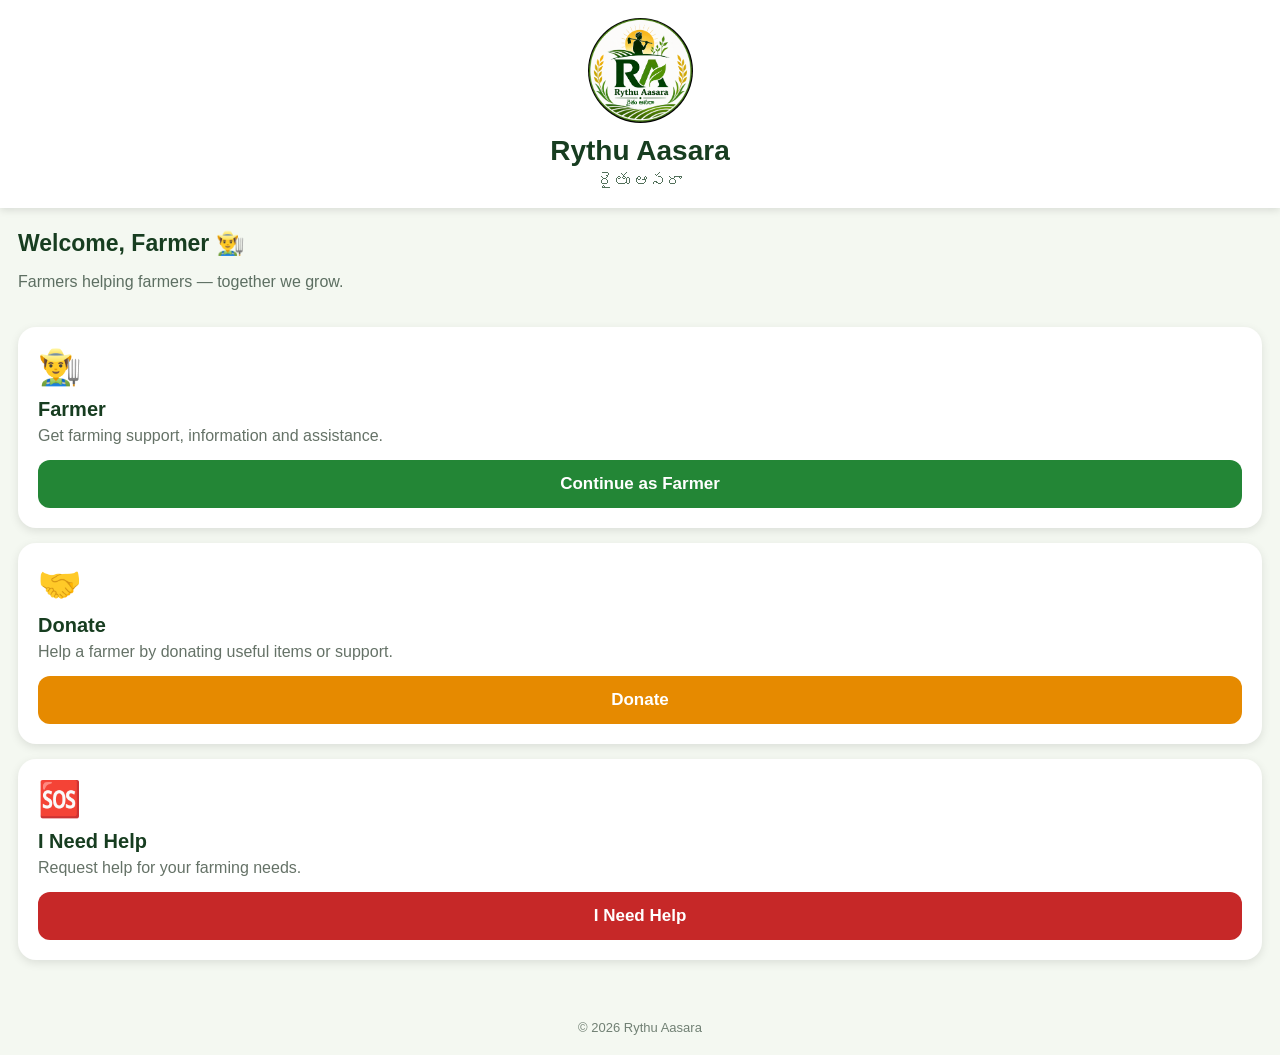
<file: app/src/main/assets/index.html>
<!DOCTYPE html>
<html lang="en">
<head>
<meta charset="UTF-8">
<meta name="viewport" content="width=device-width, initial-scale=1.0">

<title>Rythu Aasara</title>

<style>
* {
    box-sizing: border-box;
}

body {
    margin: 0;
    font-family: Arial, sans-serif;
    background: #f4f8f1;
    color: #173d20;
}

.header {
    background: #ffffff;
    padding: 18px 15px;
    text-align: center;
    box-shadow: 0 2px 8px rgba(0,0,0,0.12);
}

.logo {
    width: 105px;
    height: 105px;
    object-fit: contain;
    border-radius: 50%;
}

.title {
    font-size: 28px;
    font-weight: bold;
    margin-top: 8px;
}

.subtitle {
    font-size: 16px;
    color: #52705a;
    margin-top: 5px;
}

.welcome {
    padding: 22px 18px 10px;
}

.welcome h2 {
    margin: 0;
    font-size: 23px;
}

.welcome p {
    color: #5d6f62;
}

.cards {
    padding: 10px 18px 25px;
}

.card {
    background: white;
    border-radius: 18px;
    padding: 20px;
    margin-bottom: 15px;
    box-shadow: 0 3px 10px rgba(0,0,0,0.10);
}

.card-icon {
    font-size: 35px;
}

.card h3 {
    margin: 10px 0 6px;
    font-size: 20px;
}

.card p {
    margin: 0 0 15px;
    color: #657267;
}

button {
    width: 100%;
    border: none;
    border-radius: 12px;
    padding: 14px;
    font-size: 17px;
    font-weight: bold;
    background: #238636;
    color: white;
}

.help {
    background: #c62828;
}

.donate {
    background: #e68a00;
}

.footer {
    text-align: center;
    padding: 20px;
    color: #718074;
    font-size: 13px;
}
</style>
</head>

<body>

<div class="header">
    <img src="ra_logo.png" class="logo" alt="Rythu Aasara Logo">
    <div class="title">Rythu Aasara</div>
    <div class="subtitle">రైతు ఆసరా</div>
</div>

<div class="welcome">
    <h2>Welcome, Farmer 👨‍🌾</h2>
    <p>Farmers helping farmers — together we grow.</p>
</div>

<div class="cards">

    <div class="card">
        <div class="card-icon">👨‍🌾</div>
        <h3>Farmer</h3>
        <p>Get farming support, information and assistance.</p>
        <button onclick="farmer()">Continue as Farmer</button>
    </div>

    <div class="card">
        <div class="card-icon">🤝</div>
        <h3>Donate</h3>
        <p>Help a farmer by donating useful items or support.</p>
        <button class="donate" onclick="donate()">Donate</button>
    </div>

    <div class="card">
        <div class="card-icon">🆘</div>
        <h3>I Need Help</h3>
        <p>Request help for your farming needs.</p>
        <button class="help" onclick="needHelp()">I Need Help</button>
    </div>

</div>

<div class="footer">
    © 2026 Rythu Aasara
</div>

<script>

function farmer() {
    alert("Farmer section coming next.");
}

function donate() {
    alert("Donation section coming next.");
}

function needHelp() {
    alert("Help request section coming next.");
}

</script>

</body>
</html>
</file>
